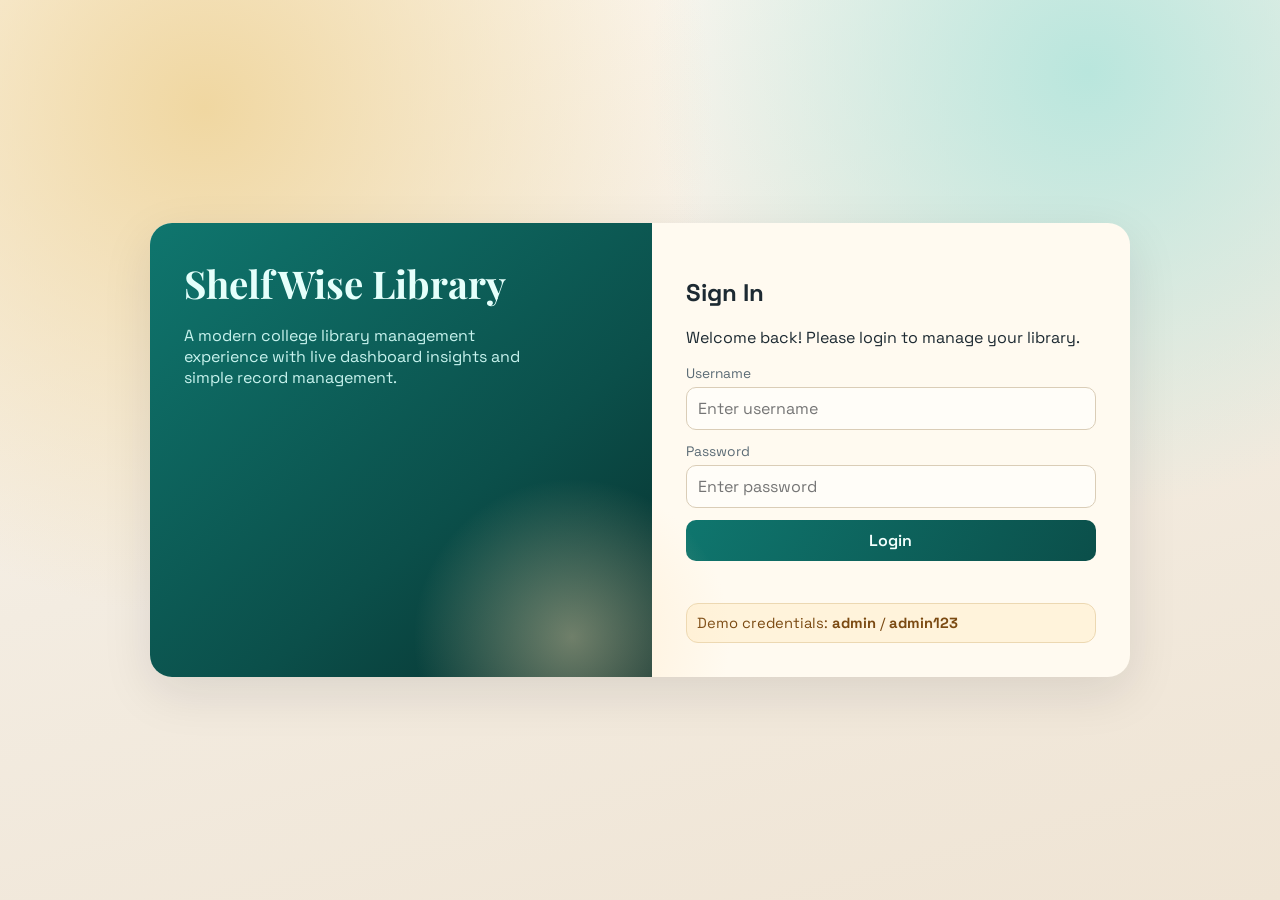
<file: index.html>
<!DOCTYPE html>
<html lang="en">
  <head>
    <meta charset="UTF-8" />
    <meta name="viewport" content="width=device-width, initial-scale=1.0" />
    <title>ShelfWise Library | Login</title>
    <link rel="stylesheet" href="./assets/styles/main.css" />
  </head>
  <body class="login-page">
    <section class="login-card fade-in">
      <div class="login-cover">
        <h1 class="login-title fade-in fade-delay-1">ShelfWise Library</h1>
        <p class="fade-in fade-delay-2">
          A modern college library management experience with live dashboard insights and simple record management.
        </p>
      </div>

      <div class="login-form-area">
        <h2>Sign In</h2>
        <p>Welcome back! Please login to manage your library.</p>

        <form id="login-form" class="form-grid">
          <div class="field" style="grid-column: 1 / -1">
            <label for="username">Username</label>
            <input id="username" name="username" type="text" placeholder="Enter username" required />
          </div>
          <div class="field" style="grid-column: 1 / -1">
            <label for="password">Password</label>
            <input id="password" name="password" type="password" placeholder="Enter password" required />
          </div>
          <button type="submit" class="primary-btn" style="grid-column: 1 / -1">Login</button>
        </form>

        <p id="login-error" class="error-msg"></p>
        <div class="hint-box">Demo credentials: <strong>admin</strong> / <strong>admin123</strong></div>
      </div>
    </section>

    <script type="module" src="./assets/scripts/login.js"></script>
  </body>
</html>
</file>
<file: assets/styles/main.css>
@import url("https://fonts.googleapis.com/css2?family=Space+Grotesk:wght@400;500;600;700&family=Playfair+Display:wght@600;700&display=swap");

:root {
  --bg: #f5efe6;
  --bg-soft: #f9f4ec;
  --panel: #fffaf0;
  --ink: #1d2a32;
  --ink-muted: #5b6b75;
  --brand: #0f766e;
  --brand-deep: #0b4f4a;
  --accent: #c2410c;
  --success: #2f855a;
  --danger: #b91c1c;
  --ring: rgba(15, 118, 110, 0.35);
  --radius: 18px;
  --shadow: 0 16px 50px rgba(16, 24, 40, 0.1);
}

* {
  box-sizing: border-box;
}

body {
  margin: 0;
  min-height: 100vh;
  font-family: "Space Grotesk", "Segoe UI", sans-serif;
  color: var(--ink);
  background:
    radial-gradient(circle at 16% 12%, #f0d7a1 0%, rgba(240, 215, 161, 0) 38%),
    radial-gradient(circle at 85% 8%, #b9e6dd 0%, rgba(185, 230, 221, 0) 32%),
    linear-gradient(165deg, #fdf9f3 0%, #f3ece1 50%, #efe4d4 100%);
}

a {
  color: inherit;
  text-decoration: none;
}

.page-shell {
  display: grid;
  grid-template-columns: 280px 1fr;
  min-height: 100vh;
}

.sidebar {
  background: linear-gradient(165deg, #11353a, #0b4f4a);
  color: #f2fffd;
  padding: 28px 22px;
  position: sticky;
  top: 0;
  height: 100vh;
}

.brand {
  font-family: "Playfair Display", serif;
  font-size: 1.6rem;
  margin: 0 0 4px;
}

.brand-sub {
  margin: 0 0 24px;
  color: #c8f3ee;
  font-size: 0.9rem;
}

.nav-links {
  display: flex;
  flex-direction: column;
  gap: 10px;
}

.nav-link {
  padding: 12px 14px;
  border-radius: 12px;
  color: #d9f8f4;
  transition: background-color 0.25s ease, transform 0.25s ease;
}

.nav-link:hover,
.nav-link.active {
  background: rgba(255, 255, 255, 0.16);
  transform: translateX(3px);
}

.sidebar-footer {
  margin-top: 24px;
  display: grid;
  gap: 10px;
}

.user-chip {
  padding: 10px 12px;
  background: rgba(255, 255, 255, 0.12);
  border-radius: 10px;
}

.logout-btn {
  border: 0;
  border-radius: 10px;
  background: #f4d8b4;
  color: #3e2a1b;
  font-weight: 600;
  padding: 10px;
  cursor: pointer;
}

.main {
  padding: 28px clamp(14px, 3vw, 34px) 38px;
}

.hero {
  background: linear-gradient(130deg, #0f766e, #0b4f4a);
  color: #f2fffd;
  border-radius: var(--radius);
  padding: 24px;
  box-shadow: var(--shadow);
  margin-bottom: 22px;
}

.hero h1 {
  margin: 0;
  font-size: clamp(1.5rem, 3vw, 2rem);
  font-family: "Playfair Display", serif;
}

.hero p {
  margin: 10px 0 0;
  color: #c9f3ed;
}

.grid-cards {
  display: grid;
  gap: 14px;
  grid-template-columns: repeat(auto-fit, minmax(170px, 1fr));
  margin-bottom: 20px;
}

.card {
  background: var(--panel);
  border: 1px solid #eadfce;
  border-radius: 14px;
  padding: 14px;
  box-shadow: 0 8px 22px rgba(15, 23, 42, 0.06);
}

.card-title {
  margin: 0;
  color: var(--ink-muted);
  font-size: 0.9rem;
}

.card-value {
  font-size: 1.7rem;
  margin: 9px 0 0;
  font-weight: 700;
}

.section-panel {
  background: var(--panel);
  border: 1px solid #eadfce;
  border-radius: 14px;
  box-shadow: 0 8px 22px rgba(15, 23, 42, 0.06);
  padding: 16px;
  margin-bottom: 16px;
}

.section-title {
  margin: 0 0 12px;
  font-size: 1.1rem;
}

.table-wrap {
  overflow: auto;
}

table {
  width: 100%;
  border-collapse: collapse;
  min-width: 520px;
}

th,
td {
  padding: 11px 10px;
  border-bottom: 1px solid #e8dece;
  text-align: left;
  font-size: 0.95rem;
}

th {
  color: var(--ink-muted);
  font-weight: 600;
}

.status {
  display: inline-flex;
  align-items: center;
  border-radius: 999px;
  padding: 5px 10px;
  font-size: 0.8rem;
  font-weight: 700;
  text-transform: capitalize;
}

.status.issued {
  color: var(--success);
  background: rgba(47, 133, 90, 0.14);
}

.status.overdue {
  color: var(--danger);
  background: rgba(185, 28, 28, 0.12);
}

.status.returned {
  color: #475569;
  background: rgba(71, 85, 105, 0.13);
}

.form-grid {
  display: grid;
  grid-template-columns: repeat(auto-fit, minmax(170px, 1fr));
  gap: 12px;
}

.field {
  display: grid;
  gap: 5px;
}

label {
  font-size: 0.86rem;
  color: var(--ink-muted);
}

input,
select,
button {
  font: inherit;
}

input,
select {
  border: 1px solid #dacdb7;
  border-radius: 10px;
  padding: 10px 11px;
  background: #fffdf8;
}

input:focus,
select:focus {
  outline: 3px solid var(--ring);
  border-color: var(--brand);
}

.primary-btn {
  border: 0;
  border-radius: 10px;
  background: linear-gradient(120deg, var(--brand), var(--brand-deep));
  color: #f3fffd;
  padding: 10px 16px;
  cursor: pointer;
  font-weight: 600;
}

.secondary-btn {
  border: 1px solid #cdbfa6;
  border-radius: 9px;
  background: #fff8ec;
  color: #5b4123;
  padding: 7px 10px;
  cursor: pointer;
  font-size: 0.84rem;
  font-weight: 600;
}

.secondary-btn:hover {
  background: #f8ecd7;
}

.info-msg {
  min-height: 20px;
  margin: 10px 2px 0;
  color: var(--brand-deep);
  font-size: 0.9rem;
}

/* Login */
.login-page {
  min-height: 100vh;
  display: grid;
  place-items: center;
  padding: 22px;
}

.login-card {
  width: min(980px, 100%);
  background: var(--panel);
  border-radius: 22px;
  box-shadow: var(--shadow);
  overflow: hidden;
  display: grid;
  grid-template-columns: 1.05fr 1fr;
}

.login-cover {
  padding: 34px;
  background: linear-gradient(140deg, #0f766e, #0b4f4a 62%, #072f2c);
  color: #e5fffb;
  position: relative;
}

.login-cover::after {
  content: "";
  position: absolute;
  width: 320px;
  height: 320px;
  border-radius: 50%;
  background: radial-gradient(circle at center, rgba(255, 224, 178, 0.42), transparent 70%);
  bottom: -120px;
  right: -80px;
}

.login-title {
  margin: 0;
  font-family: "Playfair Display", serif;
  font-size: clamp(1.7rem, 3vw, 2.4rem);
}

.login-cover p {
  color: #c8f3ee;
  max-width: 36ch;
}

.login-form-area {
  padding: 34px;
}

.hint-box {
  margin-top: 14px;
  background: #fff3db;
  border: 1px solid #ecd8b2;
  border-radius: 12px;
  padding: 10px;
  color: #7b4a12;
  font-size: 0.92rem;
}

.error-msg {
  color: var(--danger);
  min-height: 20px;
  font-size: 0.9rem;
  margin: 8px 0 0;
}

.fade-in {
  animation: fadeInUp 0.7s ease both;
}

.fade-delay-1 {
  animation-delay: 0.08s;
}

.fade-delay-2 {
  animation-delay: 0.16s;
}

.fade-delay-3 {
  animation-delay: 0.24s;
}

@keyframes fadeInUp {
  from {
    opacity: 0;
    transform: translateY(10px);
  }
  to {
    opacity: 1;
    transform: translateY(0);
  }
}

@media (max-width: 960px) {
  .page-shell {
    grid-template-columns: 1fr;
  }

  .sidebar {
    position: static;
    height: auto;
  }

  .main {
    padding-top: 16px;
  }

  .login-card {
    grid-template-columns: 1fr;
  }
}
</file>
